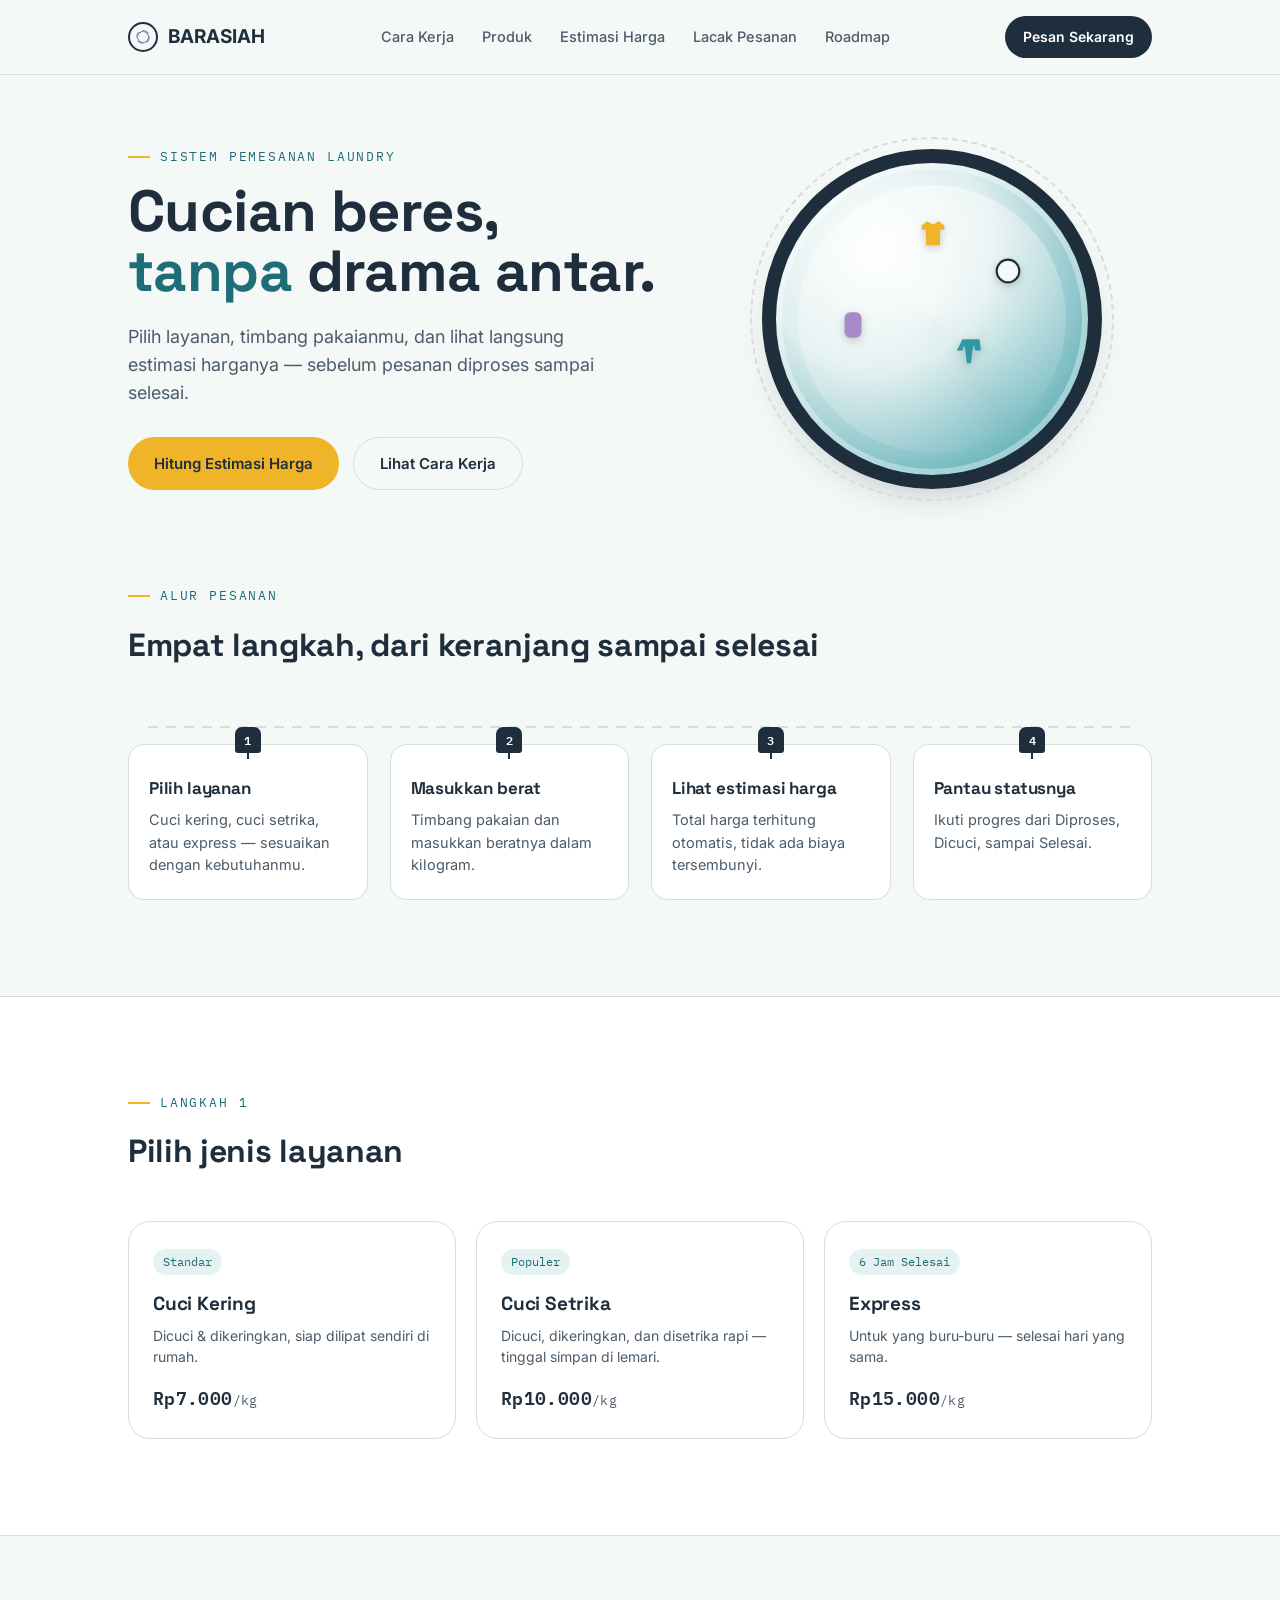
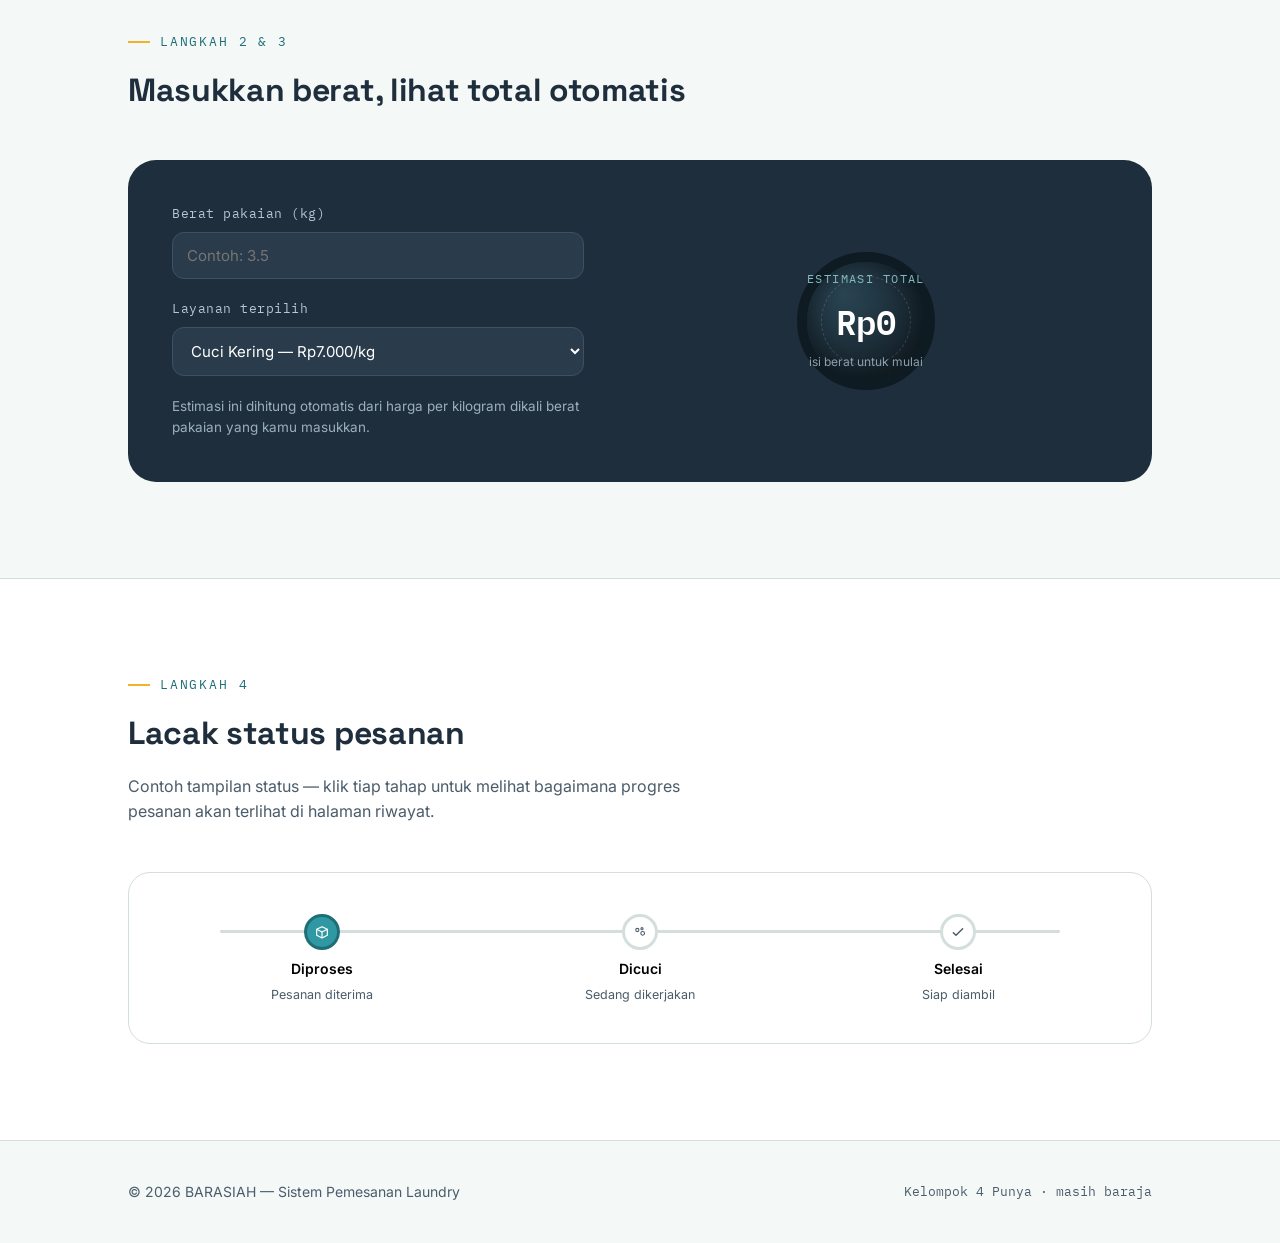
<file: index.html>
<!doctype html>
<html lang="id">
<head>
<meta charset="UTF-8">
<meta name="viewport" content="width=device-width, initial-scale=1.0">
<title>Bersih &mdash; Sistem Pemesanan Laundry</title>
<link rel="preconnect" href="https://fonts.googleapis.com">
<link rel="preconnect" href="https://fonts.gstatic.com" crossorigin>
<link href="https://fonts.googleapis.com/css2?family=Space+Grotesk:wght@500;600;700&family=Inter:wght@400;500;600&family=IBM+Plex+Mono:wght@500;600&display=swap" rel="stylesheet">
<link rel="stylesheet" href="style.css">
<link rel="stylesheet" href="popup.css">
</head>
<body>

<nav class="nav">
  <div class="wrap">
    <a class="brand" href="index.html"><span class="brand-mark" aria-hidden="true"></span>BARASIAH</a>
    <div class="nav-links">
      <a href="#cara-kerja" data-modal="caraKerja">Cara Kerja</a>
      <a href="produk.html" data-modal="produk">Produk</a>
      <a href="#kalkulator" data-modal="estimasi">Estimasi Harga</a>
      <a href="#status" data-modal="lacak">Lacak Pesanan</a>
      <a href="#roadmap" data-modal="roadmap">Roadmap</a>
    </div>
    <a href="https://wa.me/6281371685749?text=Halo%20BARASIAH%2C%20saya%20ingin%20pesan%20layanan%20Setrika%20Saja" data-modal="pesanSekarang" class="nav-cta">Pesan Sekarang</a>

  </div>
</nav>

<div class="modal-overlay" id="modalOverlay">
  <div class="modal-box" role="dialog" aria-modal="true" aria-labelledby="modalTitle">
    <button class="modal-close" id="modalClose" type="button" aria-label="Tutup popup">&times;</button>
    <div class="modal-content" id="modalContent"></div>
  </div>
</div>

<header class="wrap hero">
  <div>
    <p class="eyebrow">Sistem Pemesanan Laundry</p>
    <h1>Cucian beres,<br><em>tanpa</em> drama antar.</h1>
    <p class="lead">Pilih layanan, timbang pakaianmu, dan lihat langsung estimasi harganya &mdash; sebelum pesanan diproses sampai selesai.</p>
    <div class="hero-ctas">
      <a class="btn-primary" href="#kalkulator">Hitung Estimasi Harga</a>
      <a class="btn-ghost" href="#cara-kerja">Lihat Cara Kerja</a>
    </div>
  </div>
  <div class="hero-visual" aria-hidden="true">
    <div class="porthole">
      <div class="drum">
        <svg class="cloth c1" viewBox="0 0 24 24" fill="none"><path d="M8 3L4 6v3h3v11h10V9h3V6l-4-3-3 2h-2L8 3z" fill="#F0B429"/></svg>
        <svg class="cloth c2" viewBox="0 0 24 24" fill="none"><rect x="6" y="3" width="12" height="18" rx="4" fill="#A78BC9"/></svg>
        <svg class="cloth c3" viewBox="0 0 24 24" fill="none"><path d="M6 3h12l1 8h-4l-1-4-1 4-1 9H9l-1-9-1-4-1 4H2L6 3z" fill="#2F98A3"/></svg>
        <svg class="cloth c4" viewBox="0 0 24 24" fill="none"><circle cx="12" cy="12" r="8" fill="#F4F8F7" stroke="#1F2E3D" stroke-width="1.5"/></svg>
      </div>
    </div>
  </div>
</header>

<main>
  <section id="cara-kerja">
    <div class="wrap">
      <p class="eyebrow">Alur Pesanan</p>
      <h2 style="font-size:32px;">Empat langkah, dari keranjang sampai selesai</h2>
      <div class="line-wrap">
        <div class="clothesline" aria-hidden="true"></div>
        <div class="steps">
          <div class="step"><div class="peg">1</div><h3>Pilih layanan</h3><p>Cuci kering, cuci setrika, atau express &mdash; sesuaikan dengan kebutuhanmu.</p></div>
          <div class="step"><div class="peg">2</div><h3>Masukkan berat</h3><p>Timbang pakaian dan masukkan beratnya dalam kilogram.</p></div>
          <div class="step"><div class="peg">3</div><h3>Lihat estimasi harga</h3><p>Total harga terhitung otomatis, tidak ada biaya tersembunyi.</p></div>
          <div class="step"><div class="peg">4</div><h3>Pantau statusnya</h3><p>Ikuti progres dari Diproses, Dicuci, sampai Selesai.</p></div>
        </div>
      </div>
    </div>
  </section>

  <section id="layanan" style="background:var(--panel); border-top:1px solid var(--line); border-bottom:1px solid var(--line);">
    <div class="wrap">
      <p class="eyebrow">Langkah 1</p>
      <h2 style="font-size:32px;">Pilih jenis layanan</h2>
      <div class="service-grid" role="radiogroup" aria-label="Pilih jenis layanan">
        <label class="service-card" data-price="7000">
          <input type="radio" name="layanan" value="7000" data-name="Cuci Kering">
          <span class="tag">Standar</span>
          <h3>Cuci Kering</h3>
          <p>Dicuci &amp; dikeringkan, siap dilipat sendiri di rumah.</p>
          <div class="price mono">Rp7.000<span style="font-size:13px; font-weight:400; color:var(--ink-soft);">/kg</span></div>
        </label>
        <label class="service-card" data-price="10000">
          <input type="radio" name="layanan" value="10000" data-name="Cuci Setrika">
          <span class="tag">Populer</span>
          <h3>Cuci Setrika</h3>
          <p>Dicuci, dikeringkan, dan disetrika rapi &mdash; tinggal simpan di lemari.</p>
          <div class="price mono">Rp10.000<span style="font-size:13px; font-weight:400; color:var(--ink-soft);">/kg</span></div>
        </label>
        <label class="service-card" data-price="15000">
          <input type="radio" name="layanan" value="15000" data-name="Express">
          <span class="tag">6 Jam Selesai</span>
          <h3>Express</h3>
          <p>Untuk yang buru-buru &mdash; selesai hari yang sama.</p>
          <div class="price mono">Rp15.000<span style="font-size:13px; font-weight:400; color:var(--ink-soft);">/kg</span></div>
        </label>
      </div>
    </div>
  </section>

  <section id="kalkulator">
    <div class="wrap">
      <p class="eyebrow">Langkah 2 &amp; 3</p>
      <h2 style="font-size:32px;">Masukkan berat, lihat total otomatis</h2>
      <div class="calc-panel">
        <div class="calc-form">
          <div class="calc-field">
            <label for="beratInput">Berat pakaian (kg)</label>
            <input type="number" id="beratInput" min="0" step="0.5" placeholder="Contoh: 3.5">
          </div>
          <div class="calc-field">
            <label for="layananSelect">Layanan terpilih</label>
            <select id="layananSelect">
              <option value="7000" data-name="Cuci Kering">Cuci Kering &mdash; Rp7.000/kg</option>
              <option value="10000" data-name="Cuci Setrika">Cuci Setrika &mdash; Rp10.000/kg</option>
              <option value="15000" data-name="Express">Express &mdash; Rp15.000/kg</option>
            </select>
          </div>
          <p style="color:#9BB0BB; font-size:13.5px; margin:0;">Estimasi ini dihitung otomatis dari harga per kilogram dikali berat pakaian yang kamu masukkan.</p>
        </div>
        <div class="readout">
          <span class="label">Estimasi Total</span>
          <span class="amount" id="hasilHarga">Rp0</span>
          <span class="sub" id="hasilDetail">isi berat untuk mulai</span>
        </div>
      </div>
    </div>
  </section>

  <section id="status" style="background:var(--panel); border-top:1px solid var(--line);">
    <div class="wrap">
      <p class="eyebrow">Langkah 4</p>
      <h2 style="font-size:32px;">Lacak status pesanan</h2>
      <p style="color:var(--ink-soft); max-width:56ch;">Contoh tampilan status &mdash; klik tiap tahap untuk melihat bagaimana progres pesanan akan terlihat di halaman riwayat.</p>
      <div class="tracker">
        <div class="tracker-row" id="trackerRow">
          <button class="tnode active" data-step="0">
            <span class="tdot"><svg viewBox="0 0 24 24" width="16" height="16" fill="none"><path d="M4 8l8-4 8 4v9l-8 4-8-4V8z" stroke="currentColor" stroke-width="1.8" stroke-linejoin="round"/><path d="M4 8l8 4 8-4M12 12v9" stroke="currentColor" stroke-width="1.8" stroke-linejoin="round"/></svg></span>
            <span class="tlabel">Diproses</span><span class="thint">Pesanan diterima</span>
          </button>
          <button class="tnode" data-step="1">
            <span class="tdot"><svg viewBox="0 0 24 24" width="16" height="16" fill="none"><circle cx="8" cy="9" r="2.4" stroke="currentColor" stroke-width="1.6"/><circle cx="15" cy="7" r="1.6" stroke="currentColor" stroke-width="1.6"/><circle cx="16" cy="14" r="2.8" stroke="currentColor" stroke-width="1.6"/></svg></span>
            <span class="tlabel">Dicuci</span><span class="thint">Sedang dikerjakan</span>
          </button>
          <button class="tnode" data-step="2">
            <span class="tdot"><svg viewBox="0 0 24 24" width="16" height="16" fill="none"><path d="M5 13l4 4 10-10" stroke="currentColor" stroke-width="2.2" stroke-linecap="round" stroke-linejoin="round"/></svg></span>
            <span class="tlabel">Selesai</span><span class="thint">Siap diambil</span>
          </button>
        </div>
      </div>
    </div>
  </section>
</main>

<footer>
  <div class="wrap">
    <span>&copy; 2026 BARASIAH &mdash; Sistem Pemesanan Laundry</span>
    <span class="footer-note">Kelompok 4 Punya &middot; masih baraja</span>
  </div>
</footer>

<script src="script.js"></script>
<script src="popup.js"></script>
</body>
</html>
</file>
<file: style.css>
:root{
  --ink:#1F2E3D;
  --ink-soft:#4B5C6B;
  --paper:#F4F8F7;
  --panel:#FFFFFF;
  --aqua:#2F98A3;
  --aqua-deep:#1F6E77;
  --lilac:#A78BC9;
  --sun:#F0B429;
  --line:#D3DEDD;
  --radius:22px;
  --shadow: 0 18px 40px -22px rgba(31,46,61,0.35);
}

*{box-sizing:border-box;}
html{scroll-behavior:smooth;}
body{
  margin:0;
  background:var(--paper);
  color:var(--ink);
  font-family:'Inter', sans-serif;
  line-height:1.55;
  -webkit-font-smoothing:antialiased;
}
h1,h2,h3{
  font-family:'Space Grotesk', sans-serif;
  margin:0;
  letter-spacing:-0.01em;
}
.mono{
  font-family:'IBM Plex Mono', monospace;
  letter-spacing:0.02em;
}
a{color:inherit;}
.wrap{
  max-width:1080px;
  margin:0 auto;
  padding:0 28px;
}
section{padding:96px 0;}
.eyebrow{
  font-family:'IBM Plex Mono', monospace;
  font-size:13px;
  letter-spacing:0.14em;
  text-transform:uppercase;
  color:var(--aqua-deep);
  margin:0 0 14px;
  display:flex;
  align-items:center;
  gap:10px;
}
.eyebrow::before{
  content:"";
  width:22px;
  height:2px;
  background:var(--sun);
  display:inline-block;
}
:focus-visible{
  outline:3px solid var(--aqua-deep);
  outline-offset:3px;
  border-radius:6px;
}

/* ---------- NAV ---------- */
.nav{
  position:sticky; top:0; z-index:40;
  background:rgba(244,248,247,0.86);
  backdrop-filter: blur(10px);
  border-bottom:1px solid var(--line);
}
.nav .wrap{
  display:flex; align-items:center; justify-content:space-between;
  padding:16px 28px;
}
.brand{display:flex; align-items:center; gap:10px; font-weight:700; font-size:19px; text-decoration:none;}
.brand-mark{
  width:30px; height:30px; border-radius:50%;
  border:2.5px solid var(--ink);
  position:relative;
  background:
    radial-gradient(circle at 50% 50%, transparent 0 5px, var(--aqua) 5px 6px, transparent 6px);
}
.brand-mark::after{
  content:"";
  position:absolute; inset:6px;
  border-radius:50%;
  border:2px dashed var(--lilac);
  animation:spin 6s linear infinite;
}
.nav-links{display:flex; gap:28px; font-size:14.5px; font-weight:500;}
.nav-links a{text-decoration:none; color:var(--ink-soft);}
.nav-links a:hover, .nav-links a.active{color:var(--aqua-deep);}
.nav-cta{
  background:var(--ink); color:#fff; border:none;
  padding:10px 18px; border-radius:100px;
  font-family:'Inter',sans-serif; font-weight:600; font-size:14px;
  cursor:pointer;
  text-decoration:none;
  display:inline-flex; align-items:center;
}
.nav-cta:hover{background:var(--aqua-deep);}
@media (max-width:720px){ .nav-links{display:none;} }

/* ---------- HERO ---------- */
.hero{
  padding-top:72px;
  display:grid;
  grid-template-columns:1.1fr 0.9fr;
  gap:48px;
  align-items:center;
}
.hero h1{
  font-size:clamp(38px, 5.4vw, 58px);
  line-height:1.04;
}
.hero h1 em{
  font-style:normal;
  color:var(--aqua-deep);
  position:relative;
}
.hero p.lead{
  margin:22px 0 30px;
  font-size:18px;
  color:var(--ink-soft);
  max-width:46ch;
}
.hero-ctas{display:flex; gap:14px; flex-wrap:wrap;}
.btn-primary, .btn-ghost{
  font-family:'Inter',sans-serif;
  font-weight:600; font-size:15px;
  padding:14px 26px;
  border-radius:100px;
  text-decoration:none;
  display:inline-flex; align-items:center; gap:8px;
  cursor:pointer; border:none;
}
.btn-primary{background:var(--sun); color:var(--ink);}
.btn-primary:hover{background:#e0a821;}
.btn-ghost{background:transparent; color:var(--ink); border:1.5px solid var(--line);}
.btn-ghost:hover{border-color:var(--ink);}

.hero-visual{
  display:flex; align-items:center; justify-content:center;
}
.porthole{
  width:min(340px, 80vw); height:min(340px, 80vw);
  border-radius:50%;
  background:radial-gradient(circle at 32% 28%, #ffffff 0%, #dfeeee 38%, var(--aqua) 100%);
  border:14px solid var(--ink);
  position:relative;
  box-shadow:var(--shadow), inset 0 0 0 6px rgba(255,255,255,0.35);
}
.porthole::before{
  content:"";
  position:absolute; inset:-26px;
  border-radius:50%;
  border:2px dashed var(--line);
}
.drum{
  position:absolute; inset:22px;
  border-radius:50%;
  overflow:hidden;
  background:conic-gradient(from 0deg, rgba(255,255,255,0.5), rgba(255,255,255,0) 40%, rgba(255,255,255,0.5) 100%);
  animation:spin 5s linear infinite;
}
.drum svg.cloth{
  position:absolute; width:34px; height:34px;
  filter:drop-shadow(0 3px 4px rgba(0,0,0,0.18));
}
.drum .c1{top:12%; left:44%;}
.drum .c2{top:46%; left:14%; width:26px; height:26px;}
.drum .c3{top:56%; left:58%;}
.drum .c4{top:26%; left:72%; width:20px; height:20px;}
@keyframes spin{to{transform:rotate(360deg);}}
@media (prefers-reduced-motion: reduce){
  .drum, .brand-mark::after{animation:none;}
}
@media (max-width:860px){
  .hero{grid-template-columns:1fr; text-align:left;}
}

/* ---------- CARA KERJA (clothesline) ---------- */
.line-wrap{position:relative; margin-top:56px;}
.clothesline{
  position:absolute; top:0; left:2%; right:2%;
  height:2px;
  background:repeating-linear-gradient(90deg, var(--line) 0 10px, transparent 10px 18px);
}
.steps{
  display:grid;
  grid-template-columns:repeat(4, 1fr);
  gap:22px;
  position:relative;
}
.step{
  background:var(--panel);
  border:1px solid var(--line);
  border-radius:16px;
  padding:30px 20px 22px;
  position:relative;
  margin-top:18px;
}
.peg{
  position:absolute; top:-18px; left:50%; transform:translateX(-50%);
  width:26px; height:26px;
  background:var(--ink);
  border-radius:7px 7px 3px 3px;
  display:flex; align-items:center; justify-content:center;
  color:#fff; font-family:'IBM Plex Mono',monospace; font-size:12px; font-weight:600;
}
.peg::after{
  content:"";
  position:absolute; bottom:-6px; left:50%; transform:translateX(-50%);
  width:2px; height:8px; background:var(--ink);
}
.step h3{font-size:17px; margin-bottom:8px;}
.step p{margin:0; color:var(--ink-soft); font-size:14.5px;}
@media (max-width:860px){
  .steps{grid-template-columns:1fr 1fr;}
  .clothesline{display:none;}
}
@media (max-width:540px){ .steps{grid-template-columns:1fr;} }

/* ---------- LAYANAN ---------- */
.service-grid{
  display:grid;
  grid-template-columns:repeat(3, 1fr);
  gap:20px;
  margin-top:44px;
}
.service-card{
  background:var(--panel);
  border:1.5px solid var(--line);
  border-radius:var(--radius);
  padding:26px 24px;
  cursor:pointer;
  transition:border-color .15s, transform .15s;
  position:relative;
}
.service-card:hover{transform:translateY(-3px);}
.service-card input{position:absolute; opacity:0; pointer-events:none;}
.service-card .tag{
  font-family:'IBM Plex Mono',monospace;
  font-size:12px; color:var(--aqua-deep);
  background:#E4F2F1; display:inline-block;
  padding:4px 10px; border-radius:100px;
  margin-bottom:14px;
}
.service-card h3{font-size:19px; margin-bottom:6px;}
.service-card p{margin:0 0 16px; color:var(--ink-soft); font-size:14px;}
.service-card .price{font-family:'IBM Plex Mono',monospace; font-weight:600; font-size:18px;}
.service-card.selected{
  border-color:var(--aqua-deep);
  box-shadow:0 0 0 3px rgba(47,152,163,0.18);
}
@media (max-width:860px){ .service-grid{grid-template-columns:1fr;} }

/* ---------- KALKULATOR (signature) ---------- */
.calc-panel{
  margin-top:44px;
  background:var(--ink);
  border-radius:28px;
  padding:44px;
  display:grid;
  grid-template-columns:0.85fr 1fr;
  gap:40px;
  align-items:center;
  color:#fff;
}
.calc-form label{
  display:block; font-size:13px; color:#B9C6CF;
  margin-bottom:8px; font-family:'IBM Plex Mono',monospace; letter-spacing:0.04em;
}
.calc-field{margin-bottom:20px;}
.calc-field select, .calc-field input[type="number"]{
  width:100%;
  background:#2A3B4C;
  border:1.5px solid #3E5164;
  color:#fff;
  padding:13px 14px;
  border-radius:12px;
  font-family:'Inter',sans-serif; font-size:15px;
}
.calc-field select:focus, .calc-field input:focus{border-color:var(--sun);}

.readout{
  background:radial-gradient(circle at 30% 25%, #2b4756, #16232c 72%);
  border-radius:50%;
  aspect-ratio:1;
  max-width:280px;
  margin:0 auto;
  display:flex; flex-direction:column; align-items:center; justify-content:center;
  border:10px solid #0F1B23;
  box-shadow:inset 0 0 30px rgba(0,0,0,0.5);
  position:relative;
}
.readout::before{
  content:"";
  position:absolute; inset:14px;
  border-radius:50%;
  border:1px dashed rgba(255,255,255,0.15);
}
.readout .label{
  font-family:'IBM Plex Mono',monospace;
  font-size:12px; letter-spacing:0.12em; color:#7FB8BE; text-transform:uppercase;
}
.readout .amount{
  font-family:'IBM Plex Mono',monospace;
  font-size:clamp(26px, 4vw, 34px);
  font-weight:600; color:#fff;
  margin:8px 0 4px;
}
.readout .sub{font-size:12px; color:#8AA0AC;}
@media (max-width:860px){
  .calc-panel{grid-template-columns:1fr; padding:30px;}
}

/* ---------- STATUS TRACKER ---------- */
.tracker{
  margin-top:48px;
  background:var(--panel);
  border:1px solid var(--line);
  border-radius:var(--radius);
  padding:40px 34px;
}
.tracker-row{
  display:flex; align-items:center; justify-content:space-between;
  position:relative;
}
.tracker-row::before{
  content:"";
  position:absolute; top:17px; left:6%; right:6%; height:3px;
  background:var(--line); z-index:0;
  border-radius:4px;
}
.tnode{
  position:relative; z-index:1;
  display:flex; flex-direction:column; align-items:center; gap:10px;
  flex:1; text-align:center;
  cursor:pointer; background:none; border:none; font-family:inherit;
}
.tdot{
  width:36px; height:36px; border-radius:50%;
  background:#fff; border:3px solid var(--line);
  display:flex; align-items:center; justify-content:center;
  color:var(--ink-soft); transition:.2s;
}
.tnode.active .tdot{border-color:var(--aqua-deep); background:var(--aqua); color:#fff;}
.tnode.done .tdot{border-color:var(--aqua-deep); background:var(--aqua-deep); color:#fff;}
.tnode span.tlabel{font-size:14px; font-weight:600;}
.tnode span.thint{font-size:12.5px; color:var(--ink-soft);}
@media (max-width:640px){
  .tracker-row{flex-direction:column; gap:26px;}
  .tracker-row::before{display:none;}
}

footer{
  border-top:1px solid var(--line);
  padding:40px 0;
  color:var(--ink-soft);
  font-size:14px;
}
footer .wrap{display:flex; justify-content:space-between; align-items:center; flex-wrap:wrap; gap:12px;}
.footer-note{font-family:'IBM Plex Mono',monospace; font-size:12.5px;}

/* ==================================================== */
/* ---------- HALAMAN PRODUK (produk.html) ------------- */
/* ==================================================== */
.produk-banner{
  background:linear-gradient(135deg, var(--aqua-deep), var(--ink));
  color:#fff;
  padding:64px 0;
  text-align:center;
}
.produk-banner h1{
  font-size:clamp(30px, 4.4vw, 42px);
  margin-bottom:12px;
}
.produk-banner p{
  color:#DCEDEC;
  font-size:16.5px;
  margin:0;
}

.produk-intro{
  background:var(--panel);
  border:1px solid var(--line);
  border-radius:var(--radius);
  box-shadow:var(--shadow);
  padding:32px 34px;
  margin-top:-40px;
  position:relative;
  z-index:2;
}
.produk-intro h2{font-size:24px; margin-bottom:10px; color:var(--aqua-deep);}
.produk-intro p{color:var(--ink-soft); margin:0 0 14px; max-width:64ch;}
.back-link{
  font-family:'IBM Plex Mono',monospace;
  font-size:13.5px;
  font-weight:600;
  color:var(--aqua-deep);
  text-decoration:none;
  display:inline-flex; align-items:center; gap:6px;
}
.back-link:hover{text-decoration:underline;}

.produk-grid{
  display:grid;
  grid-template-columns:repeat(2, 1fr);
  gap:22px;
  margin-top:36px;
}
.produk-card{
  background:var(--panel);
  border:1.5px solid var(--line);
  border-radius:var(--radius);
  padding:26px 24px;
  display:flex;
  flex-direction:column;
  transition:transform .15s, box-shadow .15s;
}
.produk-card:hover{
  transform:translateY(-3px);
  box-shadow:var(--shadow);
}
.produk-card h3{font-size:19px; margin-bottom:8px; color:var(--ink);}
.produk-card .price{
  font-family:'IBM Plex Mono',monospace;
  font-weight:600; font-size:19px;
  color:var(--aqua-deep);
  margin-bottom:10px;
}
.produk-card p.desc{
  margin:0 0 20px;
  color:var(--ink-soft);
  font-size:14px;
  flex-grow:1;
}
.btn-wa{
  background:#25D366;
  color:#fff;
  border:none;
  padding:13px 20px;
  border-radius:100px;
  font-family:'Inter',sans-serif;
  font-weight:600;
  font-size:14.5px;
  text-decoration:none;
  text-align:center;
  display:inline-flex;
  align-items:center;
  justify-content:center;
  gap:8px;
  cursor:pointer;
  transition:background .15s;
}
.btn-wa:hover{background:#1EBE5A;}
@media (max-width:720px){
  .produk-grid{grid-template-columns:1fr;}
}

.wa-float{
  position:fixed;
  bottom:24px;
  right:24px;
  width:54px;
  height:54px;
  border-radius:50%;
  background:#25D366;
  color:#fff;
  display:flex;
  align-items:center;
  justify-content:center;
  box-shadow:var(--shadow);
  text-decoration:none;
  font-family:'Space Grotesk',sans-serif;
  font-weight:700;
  z-index:50;
}
</file>
<file: popup.css>
/* ==================================================== */
/* ---------- POPUP NAVBAR (popup.css) ----------------- */
/* Modal yang muncul saat tombol di navbar diklik.      */
/* Memakai variabel warna & radius yang sama dengan     */
/* style.css supaya tampilannya menyatu dengan web.     */
/* ==================================================== */

.modal-overlay{
  position:fixed;
  inset:0;
  background:rgba(15,27,35,0.55);
  backdrop-filter:blur(4px);
  display:flex;
  align-items:center;
  justify-content:center;
  padding:24px;
  z-index:100;
  opacity:0;
  pointer-events:none;
  transition:opacity .18s ease;
}
.modal-overlay.open{
  opacity:1;
  pointer-events:auto;
}
.modal-box{
  background:var(--panel);
  border-radius:var(--radius);
  box-shadow:var(--shadow);
  width:min(520px, 100%);
  max-height:min(640px, 86vh);
  overflow-y:auto;
  padding:34px 32px 30px;
  position:relative;
  transform:translateY(14px) scale(.98);
  transition:transform .2s ease;
}
.modal-overlay.open .modal-box{
  transform:translateY(0) scale(1);
}
.modal-close{
  position:absolute;
  top:18px; right:18px;
  width:34px; height:34px;
  border-radius:50%;
  border:1.5px solid var(--line);
  background:var(--panel);
  color:var(--ink);
  font-size:20px;
  line-height:1;
  cursor:pointer;
  display:flex; align-items:center; justify-content:center;
}
.modal-close:hover{border-color:var(--ink);}

.modal-content h3{
  font-size:23px;
  padding-right:34px;
  margin-bottom:6px;
}
.modal-kicker{
  font-family:'IBM Plex Mono', monospace;
  font-size:12.5px;
  letter-spacing:0.1em;
  text-transform:uppercase;
  color:var(--aqua-deep);
  margin:0 0 10px;
}
.modal-content p.modal-desc{
  color:var(--ink-soft);
  font-size:14.5px;
  margin:0 0 22px;
}

/* Tombol aksi di dalam modal */
.modal-actions{
  display:flex;
  gap:10px;
  flex-wrap:wrap;
  margin-top:22px;
}
.modal-btn{
  font-family:'Inter',sans-serif;
  font-weight:600;
  font-size:14px;
  padding:11px 20px;
  border-radius:100px;
  border:none;
  cursor:pointer;
  text-decoration:none;
  display:inline-flex;
  align-items:center;
  gap:6px;
}
.modal-btn.primary{background:var(--sun); color:var(--ink);}
.modal-btn.primary:hover{background:#e0a821;}
.modal-btn.ghost{background:transparent; color:var(--ink); border:1.5px solid var(--line);}
.modal-btn.ghost:hover{border-color:var(--ink);}

/* Daftar langkah ringkas (Cara Kerja) */
.modal-steps{
  list-style:none; margin:0; padding:0;
  display:flex; flex-direction:column; gap:14px;
}
.modal-steps li{
  display:flex; gap:14px; align-items:flex-start;
}
.modal-steps .num{
  flex:none;
  width:26px; height:26px;
  border-radius:7px;
  background:var(--ink);
  color:#fff;
  font-family:'IBM Plex Mono', monospace;
  font-size:12px; font-weight:600;
  display:flex; align-items:center; justify-content:center;
}
.modal-steps strong{display:block; font-size:14.5px;}
.modal-steps span{font-size:13.5px; color:var(--ink-soft);}

/* Preview produk (Produk) */
.modal-produk-list{
  list-style:none; margin:0 0 6px; padding:0;
  display:flex; flex-direction:column; gap:10px;
}
.modal-produk-list li{
  display:flex; justify-content:space-between; align-items:center;
  border:1px solid var(--line);
  border-radius:14px;
  padding:12px 16px;
}
.modal-produk-list .nama{font-size:14.5px; font-weight:600;}
.modal-produk-list .harga{
  font-family:'IBM Plex Mono', monospace;
  font-size:13.5px;
  color:var(--aqua-deep);
}

/* Mini kalkulator (Estimasi Harga) */
.modal-calc-field{margin-bottom:14px;}
.modal-calc-field label{
  display:block;
  font-family:'IBM Plex Mono', monospace;
  font-size:12px;
  letter-spacing:0.04em;
  color:var(--ink-soft);
  margin-bottom:6px;
}
.modal-calc-field select, .modal-calc-field input[type="number"]{
  width:100%;
  border:1.5px solid var(--line);
  border-radius:12px;
  padding:12px 14px;
  font-family:'Inter',sans-serif;
  font-size:14.5px;
  color:var(--ink);
  background:#fff;
}
.modal-calc-field select:focus, .modal-calc-field input:focus{border-color:var(--aqua-deep);}
.modal-readout{
  background:var(--ink);
  color:#fff;
  border-radius:16px;
  padding:18px 20px;
  display:flex; flex-direction:column; gap:2px;
  margin-top:4px;
}
.modal-readout .label{
  font-family:'IBM Plex Mono', monospace;
  font-size:11.5px; letter-spacing:0.1em; text-transform:uppercase; color:#7FB8BE;
}
.modal-readout .amount{
  font-family:'IBM Plex Mono', monospace;
  font-size:26px; font-weight:600;
}
.modal-readout .sub{font-size:12px; color:#8AA0AC;}

/* Mini tracker (Lacak Pesanan) */
.modal-tracker{
  display:flex; justify-content:space-between;
  position:relative;
  margin:6px 0 4px;
}
.modal-tracker::before{
  content:"";
  position:absolute; top:16px; left:5%; right:5%; height:3px;
  background:var(--line); z-index:0; border-radius:4px;
}
.modal-tnode{
  position:relative; z-index:1;
  display:flex; flex-direction:column; align-items:center; gap:8px;
  flex:1; text-align:center;
  background:none; border:none; cursor:pointer; font-family:inherit;
}
.modal-tnode .tdot{
  width:32px; height:32px; border-radius:50%;
  background:#fff; border:3px solid var(--line);
  display:flex; align-items:center; justify-content:center;
  font-family:'IBM Plex Mono', monospace; font-size:12px; color:var(--ink-soft);
}
.modal-tnode.active .tdot{border-color:var(--aqua-deep); background:var(--aqua); color:#fff;}
.modal-tnode.done .tdot{border-color:var(--aqua-deep); background:var(--aqua-deep); color:#fff;}
.modal-tnode span.tlabel{font-size:12.5px; font-weight:600;}
.modal-track-hint{
  font-size:13px; color:var(--ink-soft);
  border:1px dashed var(--line); border-radius:12px;
  padding:12px 14px; margin-top:16px;
}

/* Roadmap */
.modal-roadmap{
  list-style:none; margin:0; padding:0;
  border-left:2px dashed var(--line);
}
.modal-roadmap li{
  position:relative;
  padding:2px 0 20px 22px;
}
.modal-roadmap li:last-child{padding-bottom:2px;}
.modal-roadmap li::before{
  content:"";
  position:absolute; left:-7px; top:3px;
  width:12px; height:12px; border-radius:50%;
  background:var(--panel); border:2.5px solid var(--line);
}
.modal-roadmap li.aktif::before{border-color:var(--aqua-deep); background:var(--aqua);}
.modal-roadmap .fase{
  font-family:'IBM Plex Mono', monospace;
  font-size:11.5px; letter-spacing:0.08em; text-transform:uppercase;
  color:var(--aqua-deep); margin-bottom:3px;
}
.modal-roadmap .status{
  font-family:'IBM Plex Mono', monospace;
  font-size:10.5px;
  color:var(--ink-soft);
  margin-left:8px;
}
.modal-roadmap strong{display:block; font-size:14.5px; margin-bottom:3px;}
.modal-roadmap p{margin:0; font-size:13.5px; color:var(--ink-soft);}

@media (max-width:520px){
  .modal-box{padding:28px 20px 24px;}
}
</file>
